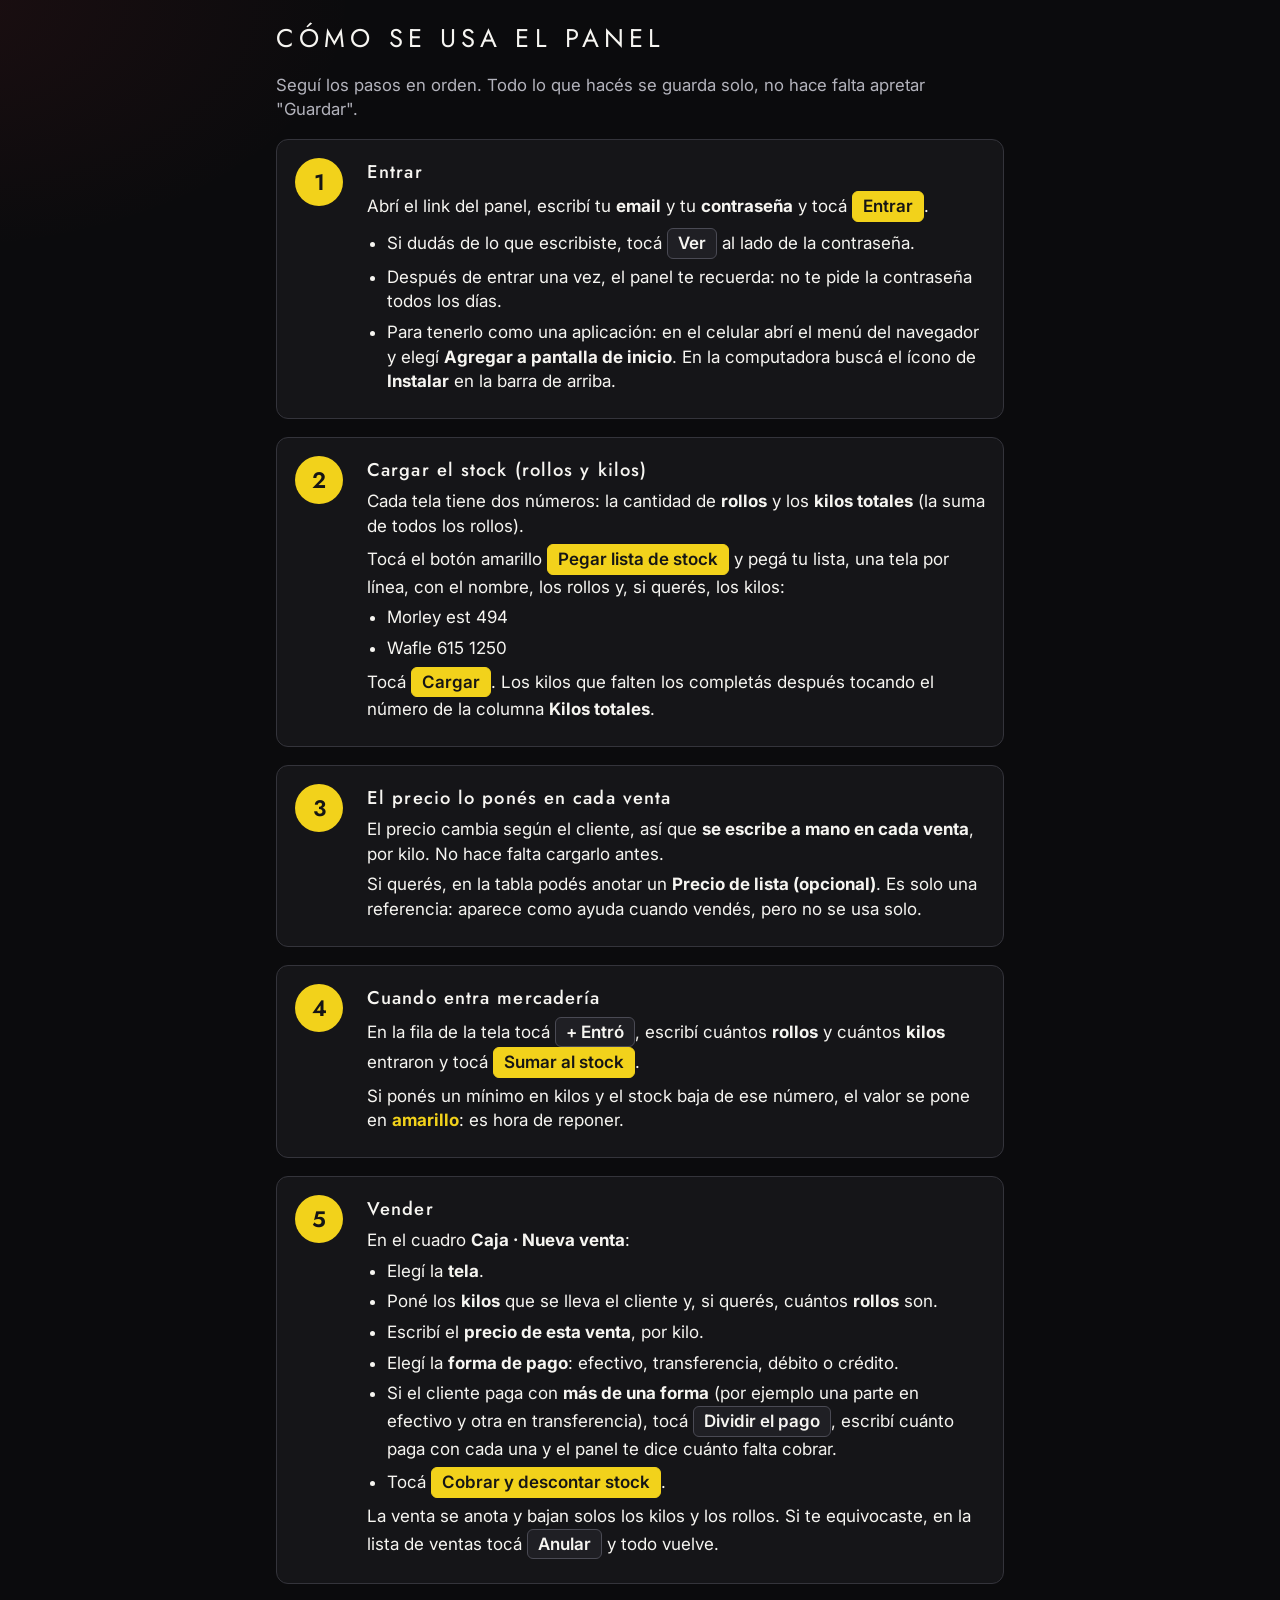
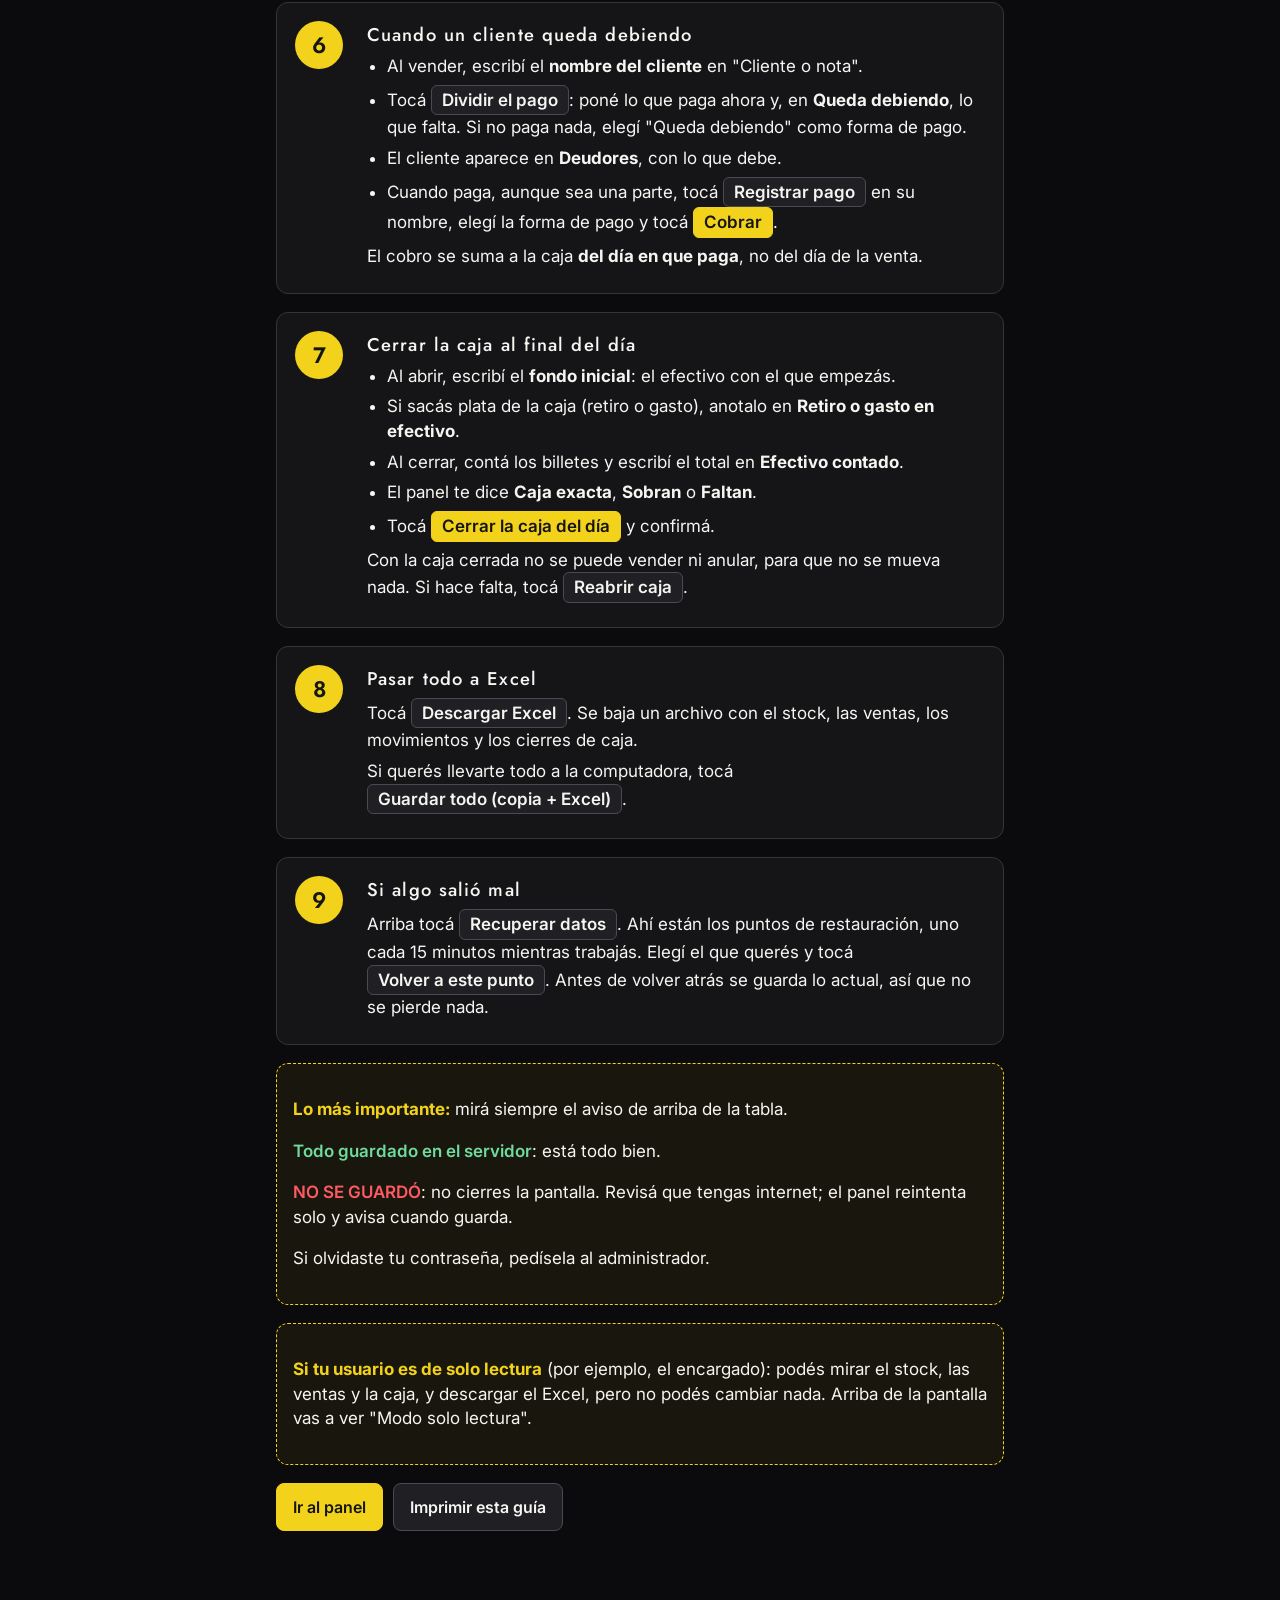
<file: guia.html>
<!doctype html>
<html lang="es">
<head>
  <meta charset="utf-8">
  <meta name="viewport" content="width=device-width, initial-scale=1, viewport-fit=cover">
  <title>Cómo se usa | Textil Oriente</title>
  <meta name="theme-color" content="#0b0b0d">
  <link rel="icon" href="icon.svg" type="image/svg+xml">
  <link rel="stylesheet" href="https://fonts.googleapis.com/css2?family=Inter:wght@400;500;600;700&family=Jost:wght@300;400;500&display=swap">
  <link rel="stylesheet" href="style.css?v=6">
  <style>
    .guia { max-width: 760px; margin: 0 auto; display: grid; gap: 18px; padding: 24px 16px 72px; }
    .guia h1 { margin: 0; font: 400 1.6rem/1.2 var(--font-family-display); letter-spacing: 0.2em; text-transform: uppercase; }
    .guia .lead { color: var(--muted); font-size: 1.05rem; margin: 0; }
    .paso { display: grid; grid-template-columns: 56px minmax(0, 1fr); gap: 16px; align-items: start; background: var(--surface); border: 1px solid var(--line); border-radius: 12px; padding: 18px; }
    .num { width: 48px; height: 48px; border-radius: 50%; background: var(--yellow); color: #151515; display: grid; place-items: center; font: 600 1.4rem var(--font-family-display); }
    .paso h2 { margin: 0 0 6px; font: 500 1.15rem var(--font-family-display); letter-spacing: 0.06em; }
    .paso p, .paso li { margin: 0 0 6px; }
    .paso ul { margin: 6px 0 0; padding-left: 20px; }
    .tecla { display: inline-block; padding: 2px 10px; border-radius: 6px; border: 1px solid #4a4a54; background: var(--surface-2); font-weight: 600; white-space: nowrap; }
    .tecla.am { background: var(--yellow); color: #151515; border-color: var(--yellow); }
    .aviso { border: 1px dashed var(--yellow); border-radius: 12px; padding: 16px; background: rgba(242, 210, 27, 0.06); }
    .aviso b { color: var(--yellow); }
    .verde { color: var(--ok); font-weight: 600; }
    .rojo { color: var(--red); font-weight: 600; }
    .acciones { display: flex; gap: 10px; flex-wrap: wrap; }
    @media print {
      body { background: #fff !important; color: #111 !important; }
      .paso, .aviso { background: #fff !important; border-color: #999 !important; }
      .guia .lead, .tecla { color: #111 !important; }
      .acciones { display: none; }
    }
  </style>
</head>
<body>
  <main class="guia">
    <h1>Cómo se usa el panel</h1>
    <p class="lead">Seguí los pasos en orden. Todo lo que hacés se guarda solo, no hace falta apretar "Guardar".</p>

    <section class="paso">
      <div class="num">1</div>
      <div>
        <h2>Entrar</h2>
        <p>Abrí el link del panel, escribí tu <b>email</b> y tu <b>contraseña</b> y tocá <span class="tecla am">Entrar</span>.</p>
        <ul>
          <li>Si dudás de lo que escribiste, tocá <span class="tecla">Ver</span> al lado de la contraseña.</li>
          <li>Después de entrar una vez, el panel te recuerda: no te pide la contraseña todos los días.</li>
          <li>Para tenerlo como una aplicación: en el celular abrí el menú del navegador y elegí <b>Agregar a pantalla de inicio</b>. En la computadora buscá el ícono de <b>Instalar</b> en la barra de arriba.</li>
        </ul>
      </div>
    </section>

        <section class="paso">
      <div class="num">2</div>
      <div>
        <h2>Cargar el stock (rollos y kilos)</h2>
        <p>Cada tela tiene dos números: la cantidad de <b>rollos</b> y los <b>kilos totales</b> (la suma de todos los rollos).</p>
        <p>Tocá el botón amarillo <span class="tecla am">Pegar lista de stock</span> y pegá tu lista, una tela por línea, con el nombre, los rollos y, si querés, los kilos:</p>
        <ul><li>Morley est 494</li><li>Wafle 615 1250</li></ul>
        <p>Tocá <span class="tecla am">Cargar</span>. Los kilos que falten los completás después tocando el número de la columna <b>Kilos totales</b>.</p>
      </div>
    </section>

        <section class="paso">
      <div class="num">3</div>
      <div>
        <h2>El precio lo ponés en cada venta</h2>
        <p>El precio cambia según el cliente, así que <b>se escribe a mano en cada venta</b>, por kilo. No hace falta cargarlo antes.</p>
        <p>Si querés, en la tabla podés anotar un <b>Precio de lista (opcional)</b>. Es solo una referencia: aparece como ayuda cuando vendés, pero no se usa solo.</p>
      </div>
    </section>

        <section class="paso">
      <div class="num">4</div>
      <div>
        <h2>Cuando entra mercadería</h2>
        <p>En la fila de la tela tocá <span class="tecla">+ Entró</span>, escribí cuántos <b>rollos</b> y cuántos <b>kilos</b> entraron y tocá <span class="tecla am">Sumar al stock</span>.</p>
        <p>Si ponés un mínimo en kilos y el stock baja de ese número, el valor se pone en <b style="color:var(--yellow)">amarillo</b>: es hora de reponer.</p>
      </div>
    </section>

        <section class="paso">
      <div class="num">5</div>
      <div>
        <h2>Vender</h2>
        <p>En el cuadro <b>Caja · Nueva venta</b>:</p>
        <ul>
          <li>Elegí la <b>tela</b>.</li>
          <li>Poné los <b>kilos</b> que se lleva el cliente y, si querés, cuántos <b>rollos</b> son.</li>
          <li>Escribí el <b>precio de esta venta</b>, por kilo.</li>
          <li>Elegí la <b>forma de pago</b>: efectivo, transferencia, débito o crédito.</li>
          <li>Si el cliente paga con <b>más de una forma</b> (por ejemplo una parte en efectivo y otra en transferencia), tocá <span class="tecla">Dividir el pago</span>, escribí cuánto paga con cada una y el panel te dice cuánto falta cobrar.</li>
          <li>Tocá <span class="tecla am">Cobrar y descontar stock</span>.</li>
        </ul>
        <p>La venta se anota y bajan solos los kilos y los rollos. Si te equivocaste, en la lista de ventas tocá <span class="tecla">Anular</span> y todo vuelve.</p>
      </div>
    </section>

    <section class="paso">
      <div class="num">6</div>
      <div>
        <h2>Cuando un cliente queda debiendo</h2>
        <ul>
          <li>Al vender, escribí el <b>nombre del cliente</b> en "Cliente o nota".</li>
          <li>Tocá <span class="tecla">Dividir el pago</span>: poné lo que paga ahora y, en <b>Queda debiendo</b>, lo que falta. Si no paga nada, elegí "Queda debiendo" como forma de pago.</li>
          <li>El cliente aparece en <b>Deudores</b>, con lo que debe.</li>
          <li>Cuando paga, aunque sea una parte, tocá <span class="tecla">Registrar pago</span> en su nombre, elegí la forma de pago y tocá <span class="tecla am">Cobrar</span>.</li>
        </ul>
        <p>El cobro se suma a la caja <b>del día en que paga</b>, no del día de la venta.</p>
      </div>
    </section>

    <section class="paso">
      <div class="num">7</div>
      <div>
        <h2>Cerrar la caja al final del día</h2>
        <ul>
          <li>Al abrir, escribí el <b>fondo inicial</b>: el efectivo con el que empezás.</li>
          <li>Si sacás plata de la caja (retiro o gasto), anotalo en <b>Retiro o gasto en efectivo</b>.</li>
          <li>Al cerrar, contá los billetes y escribí el total en <b>Efectivo contado</b>.</li>
          <li>El panel te dice <b>Caja exacta</b>, <b>Sobran</b> o <b>Faltan</b>.</li>
          <li>Tocá <span class="tecla am">Cerrar la caja del día</span> y confirmá.</li>
        </ul>
        <p>Con la caja cerrada no se puede vender ni anular, para que no se mueva nada. Si hace falta, tocá <span class="tecla">Reabrir caja</span>.</p>
      </div>
    </section>

    <section class="paso">
      <div class="num">8</div>
      <div>
        <h2>Pasar todo a Excel</h2>
        <p>Tocá <span class="tecla">Descargar Excel</span>. Se baja un archivo con el stock, las ventas, los movimientos y los cierres de caja.</p>
        <p>Si querés llevarte todo a la computadora, tocá <span class="tecla">Guardar todo (copia + Excel)</span>.</p>
      </div>
    </section>

    <section class="paso">
      <div class="num">9</div>
      <div>
        <h2>Si algo salió mal</h2>
        <p>Arriba tocá <span class="tecla">Recuperar datos</span>. Ahí están los puntos de restauración, uno cada 15 minutos mientras trabajás. Elegí el que querés y tocá <span class="tecla">Volver a este punto</span>. Antes de volver atrás se guarda lo actual, así que no se pierde nada.</p>
      </div>
    </section>

    <div class="aviso">
      <p><b>Lo más importante:</b> mirá siempre el aviso de arriba de la tabla.</p>
      <p><span class="verde">Todo guardado en el servidor</span>: está todo bien.</p>
      <p><span class="rojo">NO SE GUARDÓ</span>: no cierres la pantalla. Revisá que tengas internet; el panel reintenta solo y avisa cuando guarda.</p>
      <p>Si olvidaste tu contraseña, pedísela al administrador.</p>
    </div>

    <div class="aviso">
      <p><b>Si tu usuario es de solo lectura</b> (por ejemplo, el encargado): podés mirar el stock, las ventas y la caja, y descargar el Excel, pero no podés cambiar nada. Arriba de la pantalla vas a ver "Modo solo lectura".</p>
    </div>

    <div class="acciones">
      <a class="btn primary" href="./">Ir al panel</a>
      <button class="btn" type="button" onclick="window.print()">Imprimir esta guía</button>
    </div>
  </main>
</body>
</html>
</file>
<file: style.css>
/* Textil Oriente: identidad oscura, mármol negro con triángulos amarillo, rojo y azul. */
:root {
  --bg: #0b0b0d;
  --surface: #151518;
  --surface-2: #1f1f24;
  --line: #34343b;
  --fg: #f6f5f1;
  --muted: #b3b3bc;
  --yellow: #f2d21b;
  --red: #ff5a64;
  --ok: #6fdc9d;
  --font-family-base: "Inter", system-ui, -apple-system, "Segoe UI", sans-serif;
  --font-family-display: "Jost", "Futura", "Trebuchet MS", sans-serif;
  color-scheme: dark;
}
* { box-sizing: border-box; }
html, body { margin: 0; }
[hidden] { display: none !important; }
body {
  background:
    radial-gradient(900px 500px at 85% -10%, rgba(143, 171, 232, 0.1), transparent 60%),
    radial-gradient(700px 420px at -5% 0%, rgba(216, 51, 62, 0.08), transparent 60%),
    var(--bg);
  background-color: var(--bg);
  color: var(--fg);
  font-family: var(--font-family-base);
  font-size: 17px;
  line-height: 1.45;
  min-height: 100vh;
}
*:focus-visible { outline: 3px solid var(--yellow); outline-offset: 2px; }

.page { max-width: 1440px; margin: 0 auto; display: grid; gap: 16px; padding: 24px 16px 64px; padding-left: max(16px, env(safe-area-inset-left, 0px)); padding-right: max(16px, env(safe-area-inset-right, 0px)); }
.center { min-height: 100vh; display: grid; place-items: center; padding: 24px 16px; }

.top { display: flex; align-items: center; gap: 16px; flex-wrap: wrap; }
.mark { flex: none; height: auto; }
.brandbox { display: grid; gap: 2px; min-width: 0; }
.brand { margin: 0; font: 400 1.6rem/1.1 var(--font-family-display); letter-spacing: 0.3em; text-transform: uppercase; }
.sub { font: 300 0.8rem var(--font-family-display); letter-spacing: 0.5em; text-transform: uppercase; color: var(--yellow); }
.right { margin-left: auto; display: grid; justify-items: end; gap: 8px; }
.today { color: var(--muted); text-transform: capitalize; }
.userrow { display: flex; align-items: center; gap: 8px; flex-wrap: wrap; justify-content: flex-end; }
.uname { color: var(--muted); font-size: 0.9rem; }

.btn, button.btn {
  display: inline-flex; align-items: center; justify-content: center; text-decoration: none;
  background: var(--surface-2); color: var(--fg); border: 1px solid #4a4a54; border-radius: 8px;
  padding: 10px 16px; min-height: 48px; font: 600 16px var(--font-family-base); cursor: pointer;
}
.btn:hover { border-color: var(--fg); }
.btn:disabled { opacity: 0.5; cursor: not-allowed; }
.btn.primary { background: var(--yellow); color: #151515; border-color: var(--yellow); }
.btn.big { min-height: 56px; font-size: 18px; width: 100%; }
.btn.sm { padding: 8px 12px; min-height: 42px; font-size: 15px; }
.btn.danger:hover { border-color: var(--red); color: var(--red); }

.card { background: var(--surface); border: 1px solid var(--line); border-radius: 12px; padding: 24px; display: grid; gap: 14px; }
.authcard { width: min(440px, 100%); justify-items: center; text-align: center; }
.authcard .form { width: 100%; text-align: left; }
.authtitle { margin: 8px 0 0; font: 500 1rem var(--font-family-display); letter-spacing: 0.18em; text-transform: uppercase; color: var(--yellow); }
.hint { color: var(--muted); font-size: 15px; margin: 0; }
.hint.small { font-size: 13px; }
.hint.pad { padding: 16px; }
.form { display: grid; gap: 14px; }
.field { display: grid; gap: 6px; color: var(--muted); font-size: 14px; }
.input { background: var(--surface-2); color: var(--fg); border: 1px solid var(--line); border-radius: 8px; padding: 10px 12px; min-height: 48px; font: 18px var(--font-family-base); min-width: 0; width: 100%; }
.input:hover { border-color: #4a4a54; }
.pwrow { display: flex; gap: 8px; align-items: stretch; }
.pwrow .btn { flex: none; }
.msg { min-height: 20px; font-size: 15px; color: var(--red); margin: 0; }
.msg.okmsg { color: var(--ok); }
.errbox { display: grid; gap: 12px; justify-items: start; padding: 16px; border: 1px solid var(--red); border-radius: 8px; color: var(--red); }
.errbox p { margin: 0; }

.narrow { max-width: 820px; width: 100%; margin: 0 auto; display: grid; gap: 16px; }
.title { margin: 0; font: 400 1.4rem var(--font-family-display); letter-spacing: 0.2em; text-transform: uppercase; }
.subtitle { margin: 0; font: 500 0.9rem var(--font-family-display); letter-spacing: 0.18em; text-transform: uppercase; color: var(--yellow); }
.list { display: grid; border: 1px solid var(--line); border-radius: 8px; background: var(--surface); }
.row { display: flex; align-items: center; justify-content: space-between; gap: 12px; flex-wrap: wrap; padding: 12px 16px; border-bottom: 1px solid var(--line); }
.row:last-child { border-bottom: 0; }
.when { display: grid; gap: 2px; min-width: 0; }
.when span { color: var(--muted); font-size: 0.9rem; overflow-wrap: anywhere; }
.rowtools { display: flex; gap: 8px; flex-wrap: wrap; align-items: center; }
.rowtools .input { width: 200px; min-height: 42px; font-size: 15px; }

#gtoast { position: fixed; left: 50%; transform: translateX(-50%); bottom: calc(24px + env(safe-area-inset-bottom, 0px)); background: var(--fg); color: #111; padding: 14px 20px; border-radius: 8px; font-weight: 600; opacity: 0; pointer-events: none; transition: opacity 0.2s; z-index: 2000; max-width: calc(100vw - 32px); }
#gtoast.show { opacity: 1; }
@media (prefers-reduced-motion: reduce) { #gtoast { transition: none; } }

/* ---------- panel de stock y caja ---------- */

.txPanel {
  --bg: #0b0b0d;
  --surface: #151518;
  --surface-2: #1f1f24;
  --line: #34343b;
  --fg: #f6f5f1;
  --muted: #b3b3bc;
  --yellow: #f2d21b;
  --red: #ff5a64;
  --blue: #8fabe8;
  --ok: #6fdc9d;
  color: var(--fg);
  font-family: var(--font-family-base);
  font-size: 17px;
  line-height: 1.45;
  display: grid;
  gap: 16px;

  *, *::before, *::after { box-sizing: border-box; }
  *:focus-visible { outline: 3px solid var(--yellow); outline-offset: 2px; }

  &.ro .loadcard, &.ro #sale-form, &.ro #backup-note, &.ro #view-stock > p.hint { display: none; }
  &.ro td input, &.ro td select { opacity: 0.85; }
  .savebar { min-height: 22px; font-size: 14px; color: var(--muted); }
  .savebar.bad { color: var(--red); font-weight: 600; }
  .savebar.ok { color: var(--ok); }

  .loadcard { display: flex; flex-wrap: wrap; align-items: center; justify-content: space-between; gap: 14px; padding: 16px 18px; border: 1px dashed var(--yellow); border-radius: 8px; background: rgba(242, 210, 27, 0.06); }
  .loadtext { display: grid; gap: 2px; min-width: 0; flex: 1 1 260px; }
  .loadtext b { font: 500 18px var(--font-family-display); letter-spacing: .04em; }
  .loadtext span { color: var(--muted); font-size: 15px; }
  .stats { display: grid; grid-template-columns: repeat(auto-fit, minmax(160px, 1fr)); gap: 12px; }
  .stat { background: var(--surface); border: 1px solid var(--line); border-radius: 8px; padding: 14px 16px; display: grid; gap: 4px; min-width: 0; }
  .stat small { color: var(--muted); font: 500 12px var(--font-family-display); letter-spacing: .14em; text-transform: uppercase; }
  .stat b { font: 500 26px var(--font-family-display); font-variant-numeric: tabular-nums; overflow-wrap: anywhere; }
  .stat.warn b { color: var(--yellow); }

  .bar { display: flex; flex-wrap: wrap; gap: 10px; align-items: center; }
  .bar .grow { flex: 1 1 220px; min-width: 0; }
  input, select, textarea, button { font: inherit; color: inherit; }
  input[type=text], input[type=number], input[type=search], input[type=date], select, textarea {
    background: var(--surface-2); border: 1px solid var(--line); border-radius: 8px; padding: 10px 12px; min-width: 0; min-height: 48px; font-size: 18px;
  }
  input:hover, select:hover, textarea:hover { border-color: #4a4a54; }
  button { background: var(--surface-2); border: 1px solid #4a4a54; border-radius: 8px; padding: 10px 16px; min-height: 48px; font-weight: 600; font-size: 16px; cursor: pointer; }
  button:hover { border-color: var(--fg); }
  button:disabled { opacity: .5; cursor: not-allowed; }
  button.primary { background: var(--yellow); color: #151515; border-color: var(--yellow); }
  button.primary:hover { filter: brightness(1.08); }
  button.big { min-height: 56px; font-size: 18px; }
  button.ghost { background: transparent; }
  button.danger:hover { border-color: var(--red); color: var(--red); }
  button.sm { padding: 8px 12px; min-height: 42px; font-size: 15px; }

  .tablebox { overflow-x: auto; border: 1px solid var(--line); border-radius: 8px; background: var(--surface); }
  table { border-collapse: collapse; width: 100%; min-width: 860px; }
  th { text-align: left; font: 500 12px var(--font-family-display); letter-spacing: .14em; text-transform: uppercase; color: var(--muted); padding: 12px 10px; border-bottom: 1px solid var(--line); white-space: nowrap; }
  td { padding: 6px 10px; border-bottom: 1px solid var(--line); vertical-align: middle; }
  tr:last-child td { border-bottom: 0; }
  td.num, th.num { text-align: right; font-variant-numeric: tabular-nums; }
  #tb-stock td:first-child { min-width: 210px; }
  th.num { white-space: normal; line-height: 1.25; }
  td input { width: 100%; background: transparent; border-color: transparent; padding: 8px 8px; }
  td input:hover, td input:focus { border-color: var(--line); background: var(--surface-2); }
  td input.n { text-align: right; font-variant-numeric: tabular-nums; width: 100px; }
  td select { background: transparent; border-color: transparent; padding: 8px 2px; min-height: 44px; }
  td.actions { white-space: nowrap; text-align: right; }
  tr.low td.stockcell input { color: var(--yellow); font-weight: 700; }
  tr.low td:first-child { box-shadow: inset 4px 0 0 var(--yellow); }
  tr.noprice td.pricecell input { box-shadow: inset 0 -3px 0 var(--red); }
  .val.missing { color: var(--red); font-size: 14px; }
  .pill { display: inline-block; padding: 1px 9px; border-radius: 99px; font-size: 13px; border: 1px solid var(--line); color: var(--muted); }
  .empty { padding: 28px; text-align: center; color: var(--muted); }
  .hint { color: var(--muted); font-size: 14px; margin: 0; }

  .panel { display: grid; grid-template-columns: minmax(0, 1fr) 400px; gap: 20px; align-items: start; }
  .stack { display: grid; gap: 16px; min-width: 0; }
  #view-caja { position: sticky; top: 12px; }
  @media (max-width: 1100px) { .panel { grid-template-columns: minmax(0, 1fr); } #view-caja { position: static; order: -1; } }
  .card { background: var(--surface); border: 1px solid var(--line); border-radius: 8px; padding: 18px; display: grid; gap: 14px; }
  h2.title { margin: 0; font: 500 14px var(--font-family-display); letter-spacing: .18em; text-transform: uppercase; color: var(--yellow); }
  label { display: grid; gap: 6px; color: var(--muted); font-size: 14px; }
  label input, label select { color: var(--fg); }
  .row2 { display: grid; grid-template-columns: 1fr 1fr; gap: 12px; }
  .total { display: flex; justify-content: space-between; align-items: baseline; border-top: 1px solid var(--line); padding-top: 12px; }
  .total b { font: 500 34px var(--font-family-display); font-variant-numeric: tabular-nums; }
  .methods { display: grid; grid-template-columns: 1fr 1fr; gap: 10px; }
  .methods .stat b { font-size: 21px; }
  .methods .stat.main { grid-column: 1 / -1; }
  .deb { display: grid; gap: 8px; padding: 12px 0; border-bottom: 1px solid var(--line); justify-items: start; }
  .deb:last-child { border-bottom: 0; }
  .debhead { display: flex; justify-content: space-between; align-items: center; gap: 12px; flex-wrap: wrap; width: 100%; }
  .debowed { font: 500 22px var(--font-family-display); color: var(--yellow); font-variant-numeric: tabular-nums; }
  .debform { display: grid; grid-template-columns: 1fr 1fr; gap: 10px; width: 100%; }
  .debform label:last-child { grid-column: 1 / -1; }
  .debdetail { color: var(--muted); font-size: 14px; display: grid; gap: 2px; }
  .linkbtn { background: transparent; border: 0; padding: 6px 0; min-height: 40px; color: var(--yellow); text-decoration: underline; text-align: left; font-weight: 600; cursor: pointer; }
  .linkbtn.sm { min-height: 36px; padding: 4px 10px; margin: 2px 6px 2px 0; border: 1px solid var(--line); border-radius: 8px; text-decoration: none; }
  .splitbox { display: grid; grid-template-columns: 1fr 1fr; gap: 12px; }
  .splitresto { grid-column: 1 / -1; color: var(--muted); font-size: 15px; }
  .splitresto.okline { color: var(--ok); font-weight: 600; }
  .msg { min-height: 20px; font-size: 15px; color: var(--red); margin: 0; }
  .sale td { padding: 10px; }
  .sale .t { font-weight: 600; }
  .cl { display: flex; justify-content: space-between; align-items: center; gap: 10px; padding: 4px 0; }
  .cl b { font-variant-numeric: tabular-nums; }
  .cl.strong { border-top: 1px solid var(--line); margin-top: 6px; padding-top: 12px; font-size: 19px; }
  .diff { font: 500 22px var(--font-family-display); text-align: center; padding: 10px; border-radius: 8px; border: 1px solid var(--line); }
  .diff.ok { color: var(--ok); border-color: var(--ok); }
  .diff.over { color: var(--yellow); border-color: var(--yellow); }
  .diff.bad { color: var(--red); border-color: var(--red); }
  .closedtag { color: var(--ok); font-weight: 600; }

  dialog { background: var(--surface); color: var(--fg); border: 1px solid var(--line); border-radius: 10px; padding: 0; width: min(540px, calc(100vw - 32px)); }
  dialog::backdrop { background: rgba(0,0,0,.7); }
  dialog form { padding: 20px; display: grid; gap: 14px; }
  dialog h2 { margin: 0; font: 500 16px var(--font-family-display); letter-spacing: .16em; text-transform: uppercase; }
  dialog textarea { min-height: 240px; font-family: ui-monospace, Consolas, monospace; font-size: 16px; resize: vertical; }
  .dlgbtns { display: flex; justify-content: flex-end; gap: 10px; }
  #toast { position: fixed; left: 50%; transform: translateX(-50%); bottom: calc(24px + env(safe-area-inset-bottom, 0px)); background: var(--fg); color: #111; padding: 14px 20px; border-radius: 8px; font-weight: 600; font-size: 17px; opacity: 0; pointer-events: none; transition: opacity .2s; z-index: 2000; max-width: calc(100vw - 32px); }
  #toast.show { opacity: 1; }
  @media (prefers-reduced-motion: reduce) { #toast { transition: none; } }
}
</file>
